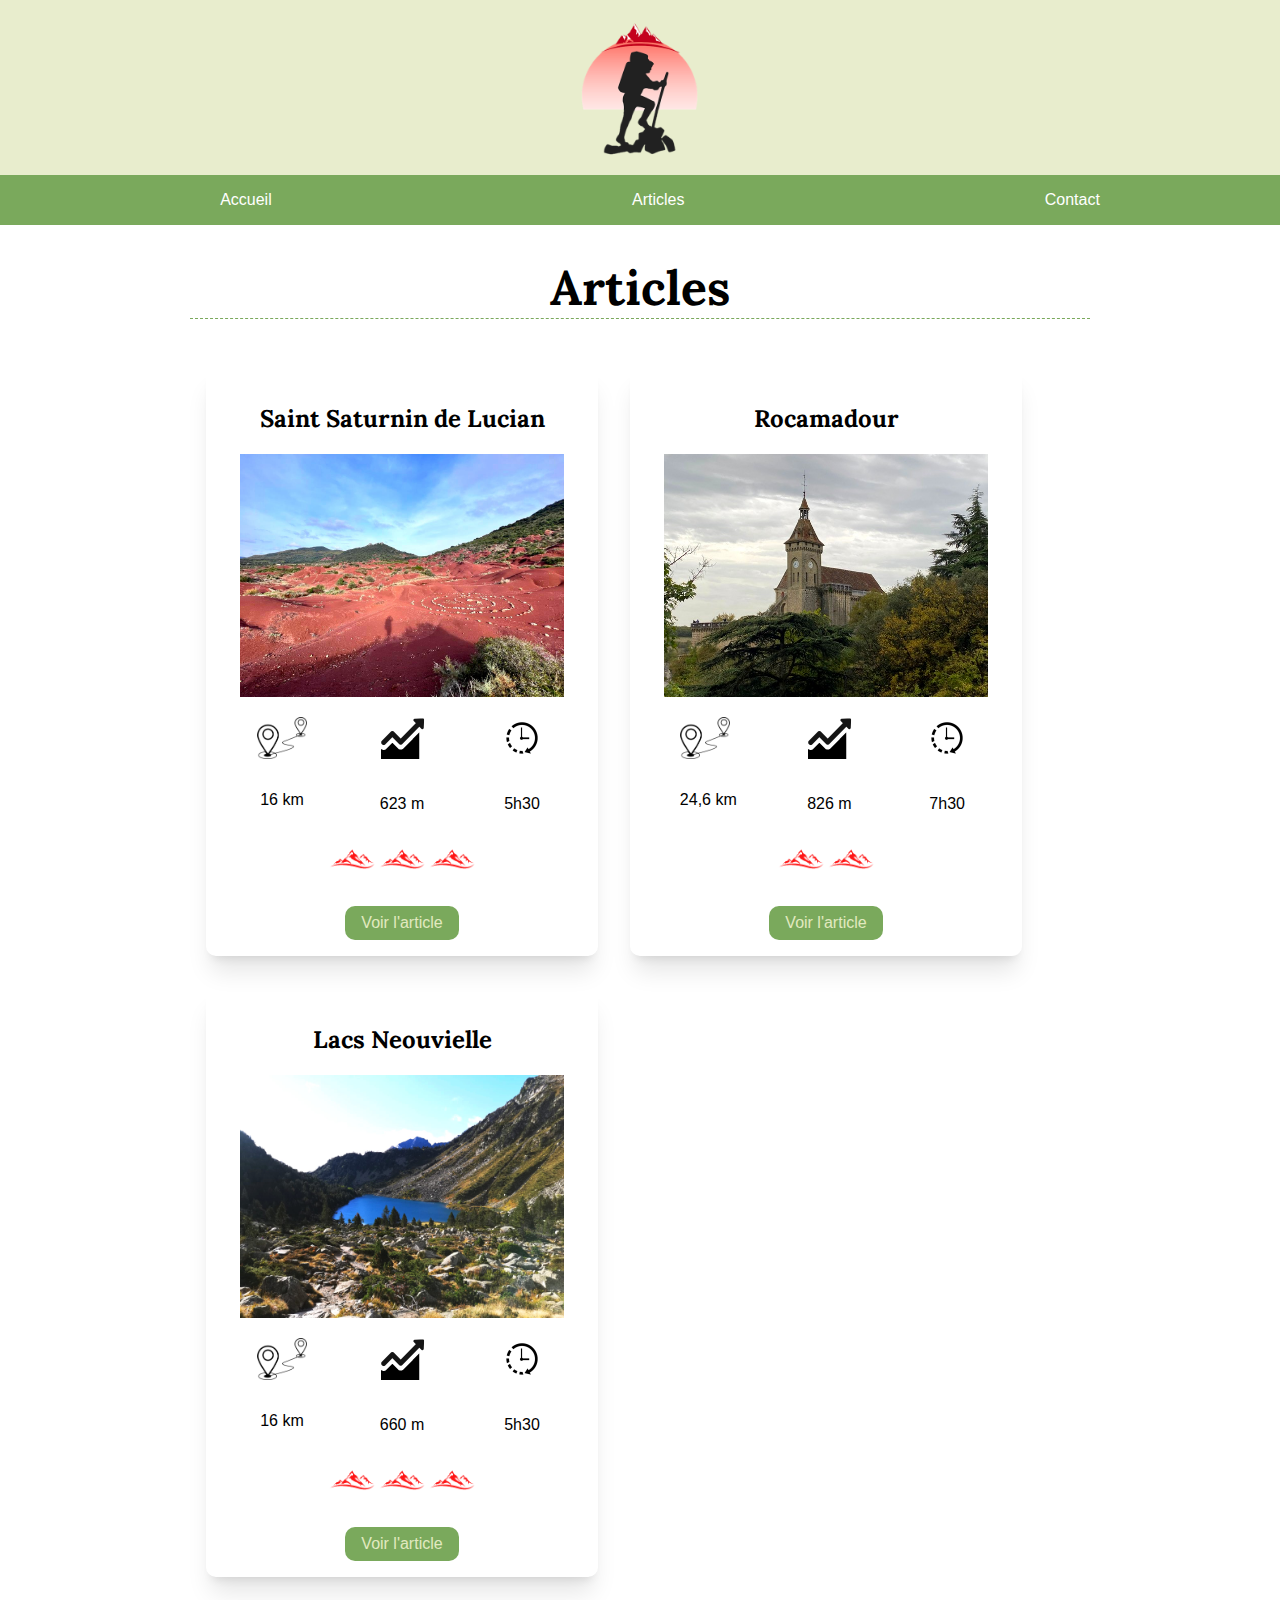
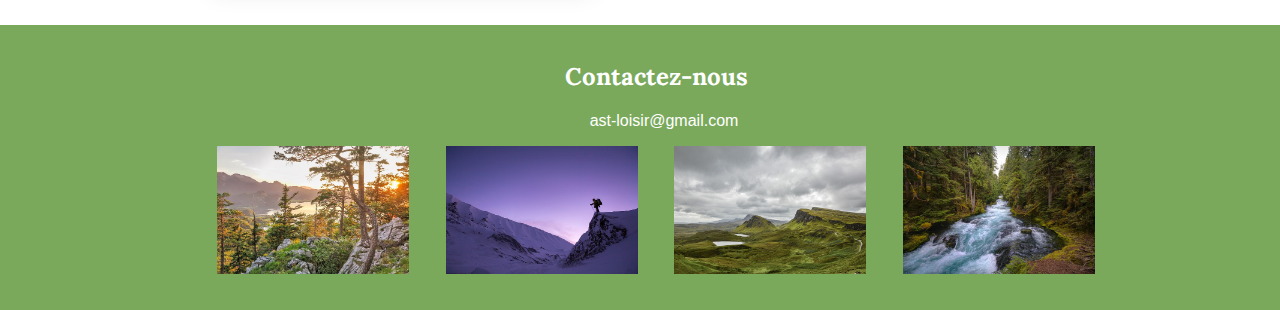
<file: Articles/articles.html>
<!DOCTYPE html>
<html lang="fr">
  <head>
    <meta charset="UTF-8" />
    <meta http-equiv="X-UA-Compatible" content="IE=edge" />
    <meta name="viewport" content="width=device-width, initial-scale=1.0" />
    <link rel="stylesheet" href="articles_style.css" />
    <link rel="preconnect" href="https://fonts.googleapis.com" />
    <link rel="preconnect" href="https://fonts.gstatic.com" crossorigin />
    <link
      href="https://fonts.googleapis.com/css2?family=Lora&display=swap"
      rel="stylesheet"
    />
    <title>Articles</title>
  </head>
  <body>
    <header>
      <img src="../src/images/logo_header.png" alt="logo du site" />
      <nav>
        <ul>
          <li><a href="../index.html"> Accueil</a></li>
          <li><a href="articles.html"> Articles</a></li>
          <li><a href="#contact"> Contact</a></li>
        </ul>
      </nav>
    </header>
    <main class="container">
      <h1>Articles</h1>
      <section class="all-articles">
        <article class="article-box">
          <h2>Saint Saturnin de Lucian</h2>
          <img
            src="../src/images/image_last_article.jpg"
            alt="Image de Saint Saturnin de Lucian "
          />
          <div class="informations">
            <div class="distance">
              <img
                src="../src/Logo_niveaux/logo_distance.png"
                alt="Logo distance"
              />
              <p>16 km</p>
            </div>
            <div class="high">
              <img
                src="../src/Logo_niveaux/logo_denivele.png"
                alt="Logo denivele"
              />
              <p>623 m</p>
            </div>
            <div class="time">
              <img src="../src/Logo_niveaux/logo_temps.png" alt="Logo temps" />
              <p>5h30</p>
            </div>
          </div>
          <div class="levels">
            <p>
              <img
                src="../src/Logo_niveaux/Difficile.png"
                alt="Logo niveau difficile"
              /><img
                src="../src/Logo_niveaux/Difficile.png"
                alt="Logo niveau difficile"
              /><img
                src="../src/Logo_niveaux/Difficile.png"
                alt="Logo niveau difficile"
              />
            </p>
          </div>
          <a href="../see_comments.php?id=1"><button>Voir l'article</button></a>
        </article>
        <article class="article-box">
          <h2>Rocamadour</h2>
          <img src="../src/Rocamadour/4.jpg" alt="Image de Rocamadour " />
          <div class="informations">
            <div class="distance">
              <img
                src="../src/Logo_niveaux/logo_distance.png"
                alt="Logo distance"
              />
              <p>24,6 km</p>
            </div>
            <div class="high">
              <img
                src="../src/Logo_niveaux/logo_denivele.png"
                alt="Logo denivele"
              />
              <p>826 m</p>
            </div>
            <div class="time">
              <img src="../src/Logo_niveaux/logo_temps.png" alt="Logo temps" />
              <p>7h30</p>
            </div>
          </div>
          <div class="levels">
            <p>
              <img
                src="../src/Logo_niveaux/Difficile.png"
                alt="Logo niveau difficile"
              /><img
                src="../src/Logo_niveaux/Difficile.png"
                alt="Logo niveau difficile"
              />
            </p>
          </div>
          <a href="../see_comments.php?id=2"><button>Voir l'article</button></a>
        </article>
        <!-- <article class="article-box">
          <h2>Lauroux</h2>
          <img src="../src/Lauroux/4.jpg" alt="Image de Lauroux " />
          <div class="informations">
            <div class="distance">
              <img
                src="../src/Logo_niveaux/logo_distance.png"
                alt="Logo distance"
              />
              <p>16,1 km</p>
            </div>
            <div class="high">
              <img
                src="../src/Logo_niveaux/logo_denivele.png"
                alt="Logo denivele"
              />
              <p>667 m</p>
            </div>
            <div class="time">
              <img src="../src/Logo_niveaux/logo_temps.png" alt="Logo temps" />
              <p>5h40</p>
            </div>
          </div>
          <div class="levels">
            <p>
              <img
                src="../src/Logo_niveaux/Difficile.png"
                alt="Logo niveau difficile"
              /><img
                src="../src/Logo_niveaux/Difficile.png"
                alt="Logo niveau difficile"
              />
            </p>
          </div>
          <a href="#"><button>Voir l'article</button></a>
        </article> -->
        <article class="article-box">
          <h2>Lacs Neouvielle</h2>
          <img
            src="../src/Lacs_neouvielle/19.JPG"
            alt="Image du Lac de Neouvielle "
          />
          <div class="informations">
            <div class="distance">
              <img
                src="../src/Logo_niveaux/logo_distance.png"
                alt="Logo distance"
              />
              <p>16 km</p>
            </div>
            <div class="high">
              <img
                src="../src/Logo_niveaux/logo_denivele.png"
                alt="Logo denivele"
              />
              <p>660 m</p>
            </div>
            <div class="time">
              <img src="../src/Logo_niveaux/logo_temps.png" alt="Logo temps" />
              <p>5h30</p>
            </div>
          </div>
          <div class="levels">
            <p>
              <img
                src="../src/Logo_niveaux/Difficile.png"
                alt="Logo niveau difficile"
              /><img
                src="../src/Logo_niveaux/Difficile.png"
                alt="Logo niveau difficile"
              /><img
                src="../src/Logo_niveaux/Difficile.png"
                alt="Logo niveau difficile"
              />
            </p>
          </div>
          <a href="../see_comments.php?id=3"><button>Voir l'article</button></a>
        </article>
      </section>
    </main>
    <footer id="contact">
      <div class="footer-mail">
        <h2>Contactez-nous</h2>
        <i class="fa-solid fa-envelope fa-xl"></i>
        <a mailto="#">ast-loisir@gmail.com</a>
      </div>
      <div class="images-footer">
        <img src="../src/images/footer_1.jpg" alt="Paysage en randonnée" />
        <img src="../src/images/footer_2.jpg" alt="Paysage en randonnée" />
        <img src="../src/images/footer_3.jpg" alt="Paysage en randonnée" />
        <img src="../src/images/footer_4.jpg" alt="Paysage en randonnée" />
      </div>
    </footer>
  </body>
</html>
</file>
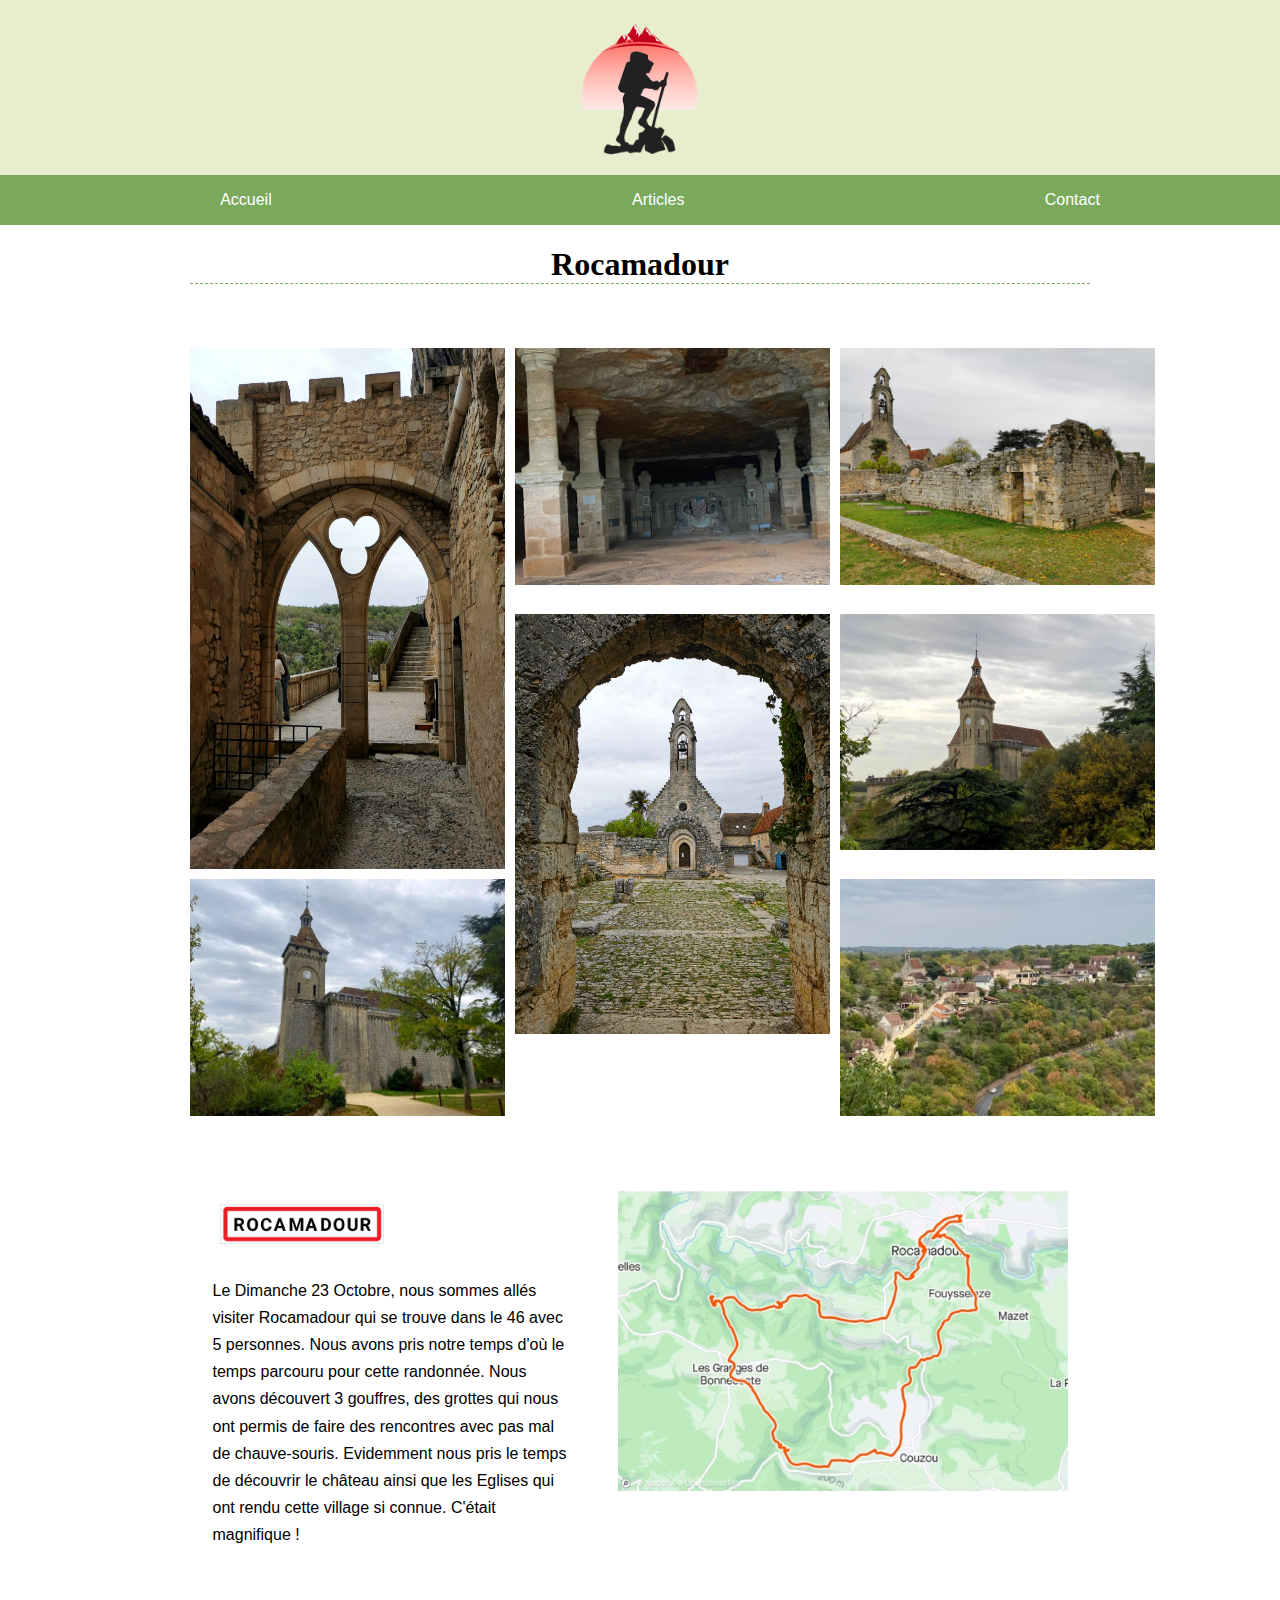
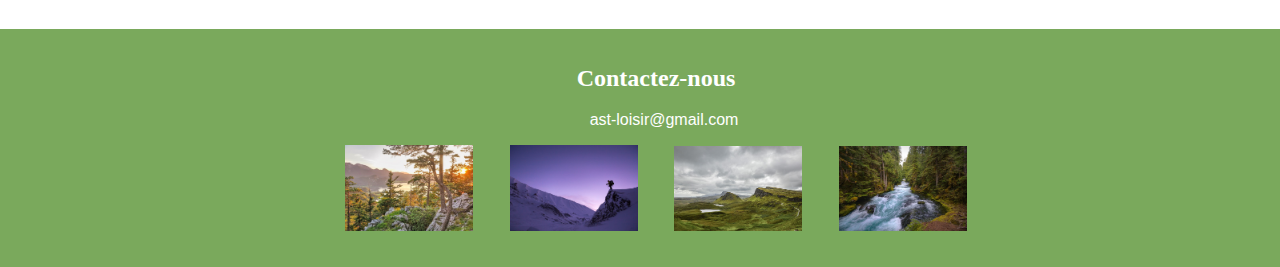
<file: Rocamadour/rocamadour.html>
<!DOCTYPE html>
<html lang="en">
  <head>
    <meta charset="UTF-8" />
    <meta http-equiv="X-UA-Compatible" content="IE=edge" />
    <meta name="viewport" content="width=device-width, initial-scale=1.0" />
    <link
      rel="stylesheet"
      href="https://cdnjs.cloudflare.com/ajax/libs/OwlCarousel2/2.3.4/assets/owl.carousel.min.css"
      integrity="sha512-tS3S5qG0BlhnQROyJXvNjeEM4UpMXHrQfTGmbQ1gKmelCxlSEBUaxhRBj/EFTzpbP4RVSrpEikbmdJobCvhE3g=="
      crossorigin="anonymous"
      referrerpolicy="no-referrer"
    />
    <link
      rel="stylesheet"
      href="https://cdnjs.cloudflare.com/ajax/libs/OwlCarousel2/2.3.4/assets/owl.theme.default.min.css"
      integrity="sha512-sMXtMNL1zRzolHYKEujM2AqCLUR9F2C4/05cdbxjjLSRvMQIciEPCQZo++nk7go3BtSuK9kfa/s+a4f4i5pLkw=="
      crossorigin="anonymous"
      referrerpolicy="no-referrer"
    />
    <link rel="stylesheet" href="rocamadour.css" />
    <title>Rocamadour</title>
  </head>
  <body>
    <header>
      <img src="../src/images/logo_header.png" alt="logo du site" />
      <nav>
        <ul>
          <li><a href="../index.html"> Accueil</a></li>
          <li><a href="../Articles/articles.html"> Articles</a></li>
          <li><a href="#contact"> Contact</a></li>
        </ul>
      </nav>
    </header>
    <main class="container">
      <h1>Rocamadour</h1>
      <section class="grid">
        <img class="image-1" src="../src/Rocamadour/10.jpg" alt="" />
        <img class="image-2" src="../src/Rocamadour/3.jpg" alt="" />
        <img class="image-3" src="../src/Rocamadour/15.jpg" alt="" />
        <img class="image-4" src="../src/Rocamadour/5.jpg" alt="" />
        <img class="image-5" src="../src/Rocamadour/16.jpg" alt="" />
        <img class="image-6" src="../src/Rocamadour/4.jpg" alt="" />
        <img class="image-7" src="../src/Rocamadour/6.jpg" alt="" />
      </section>
      <section class="info">
        <div class="informations">
          <div class="description">
            <img
              src="../src/Rocamadour/rocamadour.png"
              alt="Panneau Rocamadour"
            />
            <p>
              Le Dimanche 23 Octobre, nous sommes allés visiter Rocamadour qui
              se trouve dans le 46 avec 5 personnes. Nous avons pris notre temps
              d'où le temps parcouru pour cette randonnée. Nous avons découvert
              3 gouffres, des grottes qui nous ont permis de faire des
              rencontres avec pas mal de chauve-souris. Evidemment nous pris le
              temps de découvrir le château ainsi que les Eglises qui ont rendu
              cette village si connue. C'était magnifique !
            </p>
          </div>
          <img src="../src/Rocamadour/carte.JPG" alt="carte de la randonnée" />
        </div>
      </section>
      <section class="slides">
        <div class="owl-carousel owl-theme">
          <div class="item img1"></div>
          <div class="item img2"></div>
          <div class="item img3"></div>
          <div class="item img4"></div>
          <div class="item img5"></div>
          <div class="item img6"></div>
          <div class="item img7"></div>
        </div>
      </section>
    </main>
    <footer id="contact">
      <div class="footer-mail">
        <h2>Contactez-nous</h2>
        <i class="fa-solid fa-envelope fa-xl"></i>
        <a mailto="#">ast-loisir@gmail.com</a>
      </div>
      <div class="images-footer">
        <img src="../src/images/footer_1.jpg" alt="Paysage en randonnée" />
        <img src="../src/images/footer_2.jpg" alt="Paysage en randonnée" />
        <img src="../src/images/footer_3.jpg" alt="Paysage en randonnée" />
        <img src="../src/images/footer_4.jpg" alt="Paysage en randonnée" />
      </div>
    </footer>
    <script
      src="https://cdnjs.cloudflare.com/ajax/libs/jquery/3.6.4/jquery.min.js"
      integrity="sha512-pumBsjNRGGqkPzKHndZMaAG+bir374sORyzM3uulLV14lN5LyykqNk8eEeUlUkB3U0M4FApyaHraT65ihJhDpQ=="
      crossorigin="anonymous"
      referrerpolicy="no-referrer"
    ></script>
    <script
      src="https://cdnjs.cloudflare.com/ajax/libs/OwlCarousel2/2.3.4/owl.carousel.min.js"
      integrity="sha512-bPs7Ae6pVvhOSiIcyUClR7/q2OAsRiovw4vAkX+zJbw3ShAeeqezq50RIIcIURq7Oa20rW2n2q+fyXBNcU9lrw=="
      crossorigin="anonymous"
      referrerpolicy="no-referrer"
    ></script>
    <script src="script.js"></script>
  </body>
</html>
</file>
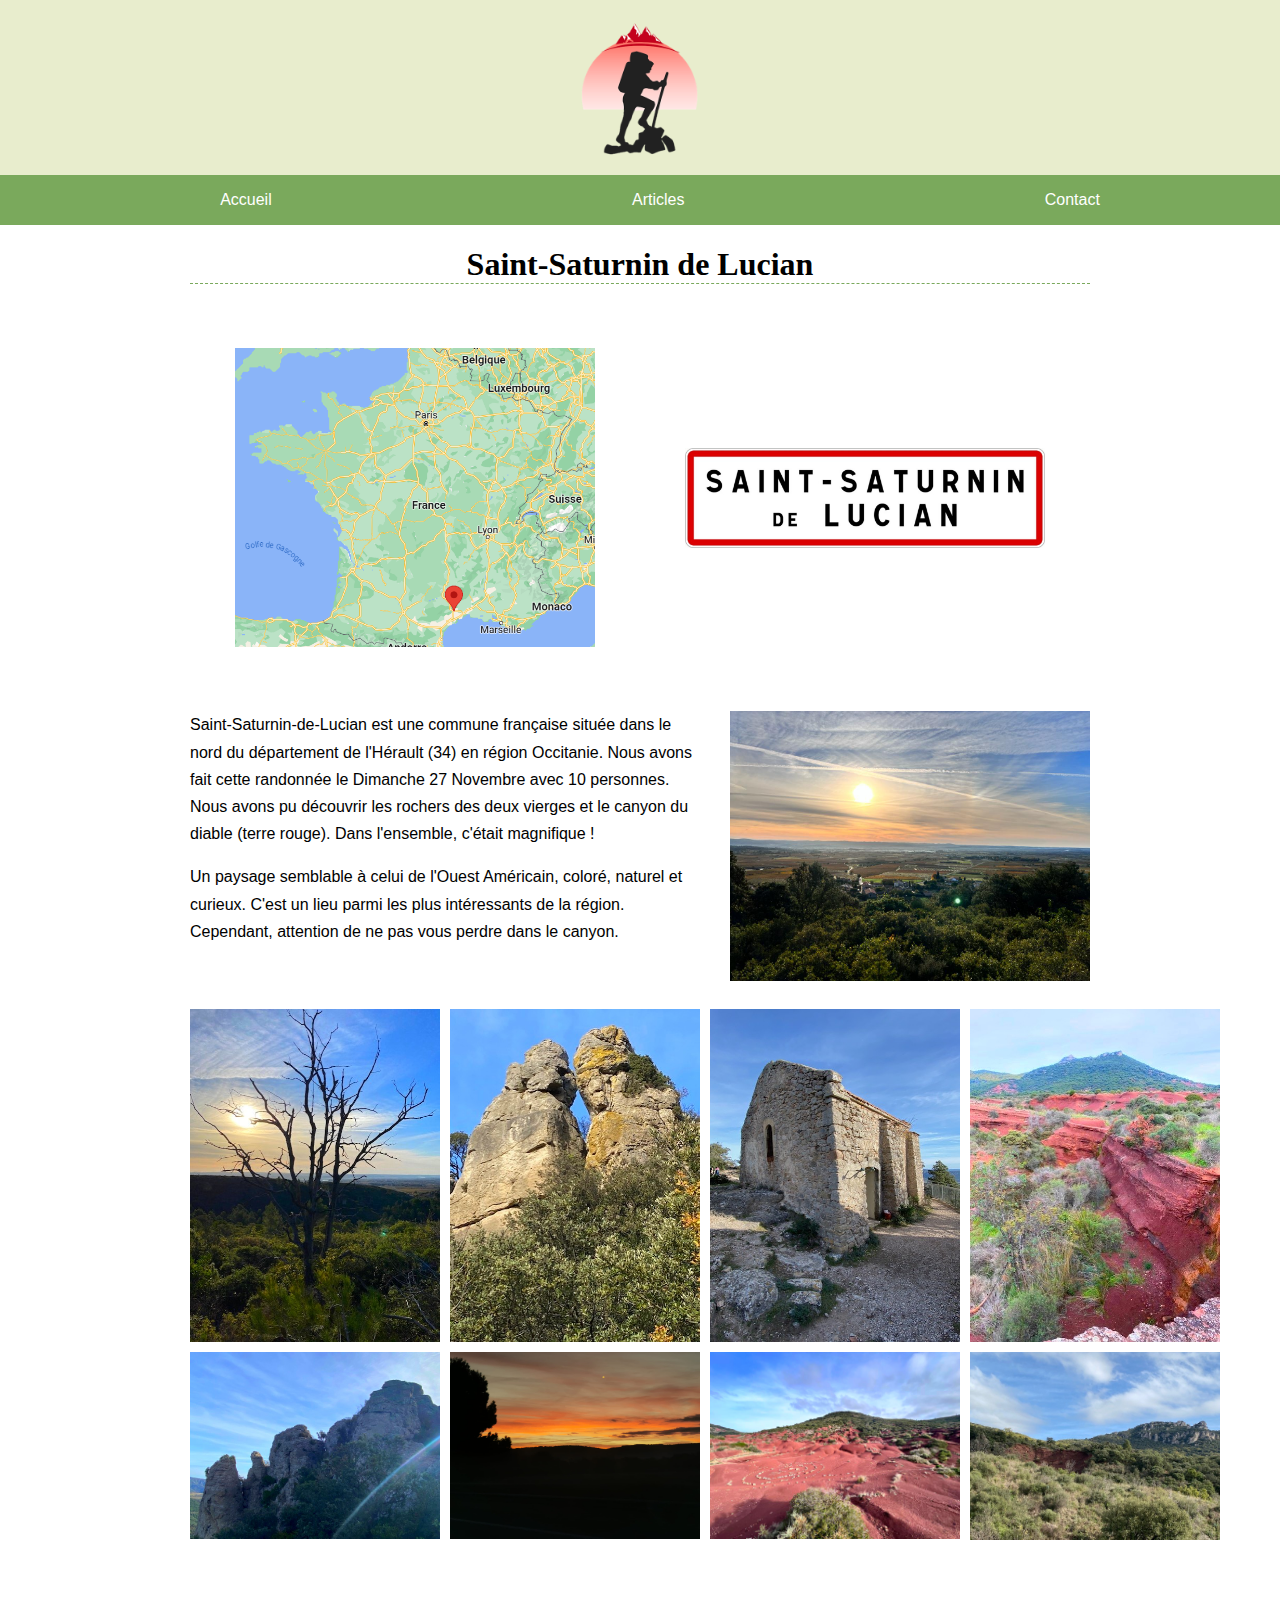
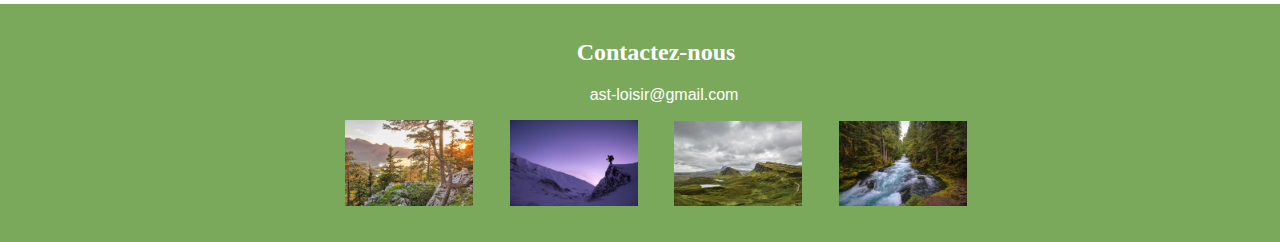
<file: Saint_saturnin/Saint_saturnin.html>
<!DOCTYPE html>
<html lang="fr">
  <head>
    <meta charset="UTF-8" />
    <meta http-equiv="X-UA-Compatible" content="IE=edge" />
    <meta name="viewport" content="width=device-width, initial-scale=1.0" />
    <link rel="stylesheet" href="Saint_saturnin.css" />
    <title>Saint-Saturnin de Lucian</title>
  </head>
  <body>
    <header>
      <img src="../src/images/logo_header.png" alt="logo du site" />
      <nav>
        <ul>
          <li><a href="../index.html"> Accueil</a></li>
          <li><a href="../Articles/articles.html"> Articles</a></li>
          <li><a href="#contact"> Contact</a></li>
        </ul>
      </nav>
    </header>
    <main class="container">
      <h1>Saint-Saturnin de Lucian</h1>
      <section class="map">
        <div class="map-images">
          <img
            src="../src/Saint_saturnin/carte-saint_saturnin.png"
            alt="Saint-Saturnin de Lucian sur une carte de France"
          />
          <img
            class="panneau"
            src="../src/Saint_saturnin/panneau.jpg"
            alt="panneau Saint-Saturnin-de-Lucian"
          />
        </div>
      </section>
      <section class="informations">
        <img
          src="../src/Saint_saturnin/1.jpg"
          alt="paysage Saint-Saturnin-de-Lucian"
        />
        <p>
          Saint-Saturnin-de-Lucian est une commune française située dans le nord
          du département de l'Hérault (34) en région Occitanie. Nous avons fait
          cette randonnée le Dimanche 27 Novembre avec 10 personnes. Nous avons
          pu découvrir les rochers des deux vierges et le canyon du diable
          (terre rouge). Dans l'ensemble, c'était magnifique !
        </p>
        <p>
          Un paysage semblable à celui de l'Ouest Américain, coloré, naturel et
          curieux. C'est un lieu parmi les plus intéressants de la région.
          Cependant, attention de ne pas vous perdre dans le canyon.
        </p>
      </section>
      <section>
        <div class="grid">
          <img
            src="../src/Saint_saturnin/6.jpg"
            alt="paysage Saint-Saturnin-de-Lucian"
          />
          <img
            src="../src/Saint_saturnin/8.jpg"
            alt="paysage Saint-Saturnin-de-Lucian"
          />
          <img
            src="../src/Saint_saturnin/9.jpg"
            alt="paysage Saint-Saturnin-de-Lucian"
          />
          <img
            src="../src/Saint_saturnin/14.jpg"
            alt="paysage Saint-Saturnin-de-Lucian"
          />
          <img
            src="../src/Saint_saturnin/11.jpg"
            alt="paysage Saint-Saturnin-de-Lucian"
          />
          <img
            src="../src/Saint_saturnin/20.jpg"
            alt="paysage Saint-Saturnin-de-Lucian"
          />
          <img
            src="../src/Saint_saturnin/3.jpg"
            alt="paysage Saint-Saturnin-de-Lucian"
          />
          <img
            src="../src/Saint_saturnin/13.jpg"
            alt="paysage Saint-Saturnin-de-Lucian"
          />
        </div>
      </section>
    </main>
    <footer id="contact">
      <div class="footer-mail">
        <h2>Contactez-nous</h2>
        <i class="fa-solid fa-envelope fa-xl"></i>
        <a mailto="#">ast-loisir@gmail.com</a>
      </div>
      <div class="images-footer">
        <img src="../src/images/footer_1.jpg" alt="Paysage en randonnée" />
        <img src="../src/images/footer_2.jpg" alt="Paysage en randonnée" />
        <img src="../src/images/footer_3.jpg" alt="Paysage en randonnée" />
        <img src="../src/images/footer_4.jpg" alt="Paysage en randonnée" />
      </div>
    </footer>
  </body>
</html>
</file>
<file: Articles/articles_style.css>
/**********************************************
                    GLOBAL 
********************************************/
html {
  scroll-behavior: smooth;
}

body {
  width: 100%;
  font-size: 16px;
  font-family: sans-serif;
  margin: 0;
  padding: 0;
  overflow-x: hidden;
}

.container {
  width: 90%;
  margin: auto;
  max-width: 900px;
}
a {
  text-decoration: none;
}
h1,
h2,
h3 {
  font-family: "Lora", serif;
}

/********************************************
                      HEADER
  *********************************************/
header {
  width: 100%;
  display: flex;
  flex-direction: column;
  align-items: center;
  background-color: rgba(226, 233, 192, 0.8);
}
header img {
  width: 200px;
  height: auto;
}
header nav {
  width: 100%;
  background-color: #7aa95c;
}
header ul {
  display: flex;
  justify-content: space-around;
  list-style: none;
}
header ul li {
  justify-content: space-around;
}
header ul li a {
  color: #fff;
  font-size: 1rem;
}
header ul li a:hover {
  font-weight: bold;
  color: #e2e9c0;
  text-decoration: underline;
  text-underline-offset: 5px;
}
/***************************************************************
                        TITRE
**************************************************************/
h1 {
  text-align: center;
  font-size: 3rem;
  border-bottom: 1px dashed #7aa95c;
}
/***************************************************************
                        ARTICLE
**************************************************************/
.all-articles {
  display: flex;
  flex-wrap: wrap;
}
.article-box {
  /* background-color: #e2e9c0ca; */
  display: flex;
  flex-direction: column;
  align-items: center;
  padding: 1em;
  margin: 1em;
  width: 40%;
  box-shadow: 0 20px 25px -5px rgb(0 0 0 / 0.1),
    0 8px 10px -6px rgb(0 0 0 / 0.1);
  border-radius: 10px;
}
.article-box img {
  width: 90%;
  margin-bottom: 1em;
}
.informations {
  width: 100%;
  display: flex;
  justify-content: space-around;
  align-items: center;
  text-align: center;
}

.distance,
.high,
.time {
  display: flex;
  flex-direction: column;
}
.levels {
  display: flex;
  align-items: center;
}
.levels img {
  width: 50px;
}

.distance img,
.high img,
.time img {
  width: 50px;
}

button {
  padding: 0.5em 1em;
  background-color: #7aa95c;
  border: 0;
  border-radius: 10px;
  font-size: 1rem;
  color: #e2e9c0;
  cursor: pointer;
}

button:hover {
  background-color: #e2e9c0;
  border: 2px solid #7aa95c;
  color: #7aa95c;
}

/***************************************************************
                        FOOTER
**************************************************************/
footer {
  width: 100%;
  background-color: #7aa95c;
  text-align: center;
  color: #fff;
  padding: 1em;
  margin-top: 2em;
}

.footer-mail i {
  margin: 0 0.5em;
}
footer img {
  width: 15%;
  margin: 1em 1em;
}
/***************************************************************
                        MEDIA QUERIES 
**************************************************************/
@media screen and (max-width: 715px) {
  .all-articles {
    display: flex;
    flex-wrap: nowrap;
    flex-direction: column;
  }
  .article-box {
    width: 90%;
  }
}
</file>
<file: Rocamadour/rocamadour.css>
/**********************************************
                    GLOBAL 
********************************************/
html {
  scroll-behavior: smooth;
}

body {
  width: 100%;
  font-size: 16px;
  font-family: sans-serif;
  margin: 0;
  padding: 0;
  overflow-x: hidden;
}
section {
  margin: 4em 0 4em 0;
}

.container {
  width: 90%;
  margin: auto;
  max-width: 900px;
}
a {
  text-decoration: none;
}
h1,
h2,
h3 {
  font-family: "Lora", serif;
}
p {
  line-height: 1.7em;
}
/********************************************
                          HEADER
      *********************************************/
header {
  width: 100%;
  display: flex;
  flex-direction: column;
  align-items: center;
  background-color: rgba(226, 233, 192, 0.8);
}
header img {
  width: 200px;
  height: auto;
}
header nav {
  width: 100%;
  background-color: #7aa95c;
}
header ul {
  display: flex;
  justify-content: space-around;
  list-style: none;
}
header ul li {
  justify-content: space-around;
}
header ul li a {
  color: #fff;
  font-size: 1rem;
}
header ul li a:hover {
  font-weight: bold;
  color: #e2e9c0;
  text-decoration: underline;
  text-underline-offset: 5px;
}
/***************************************************************
                        MAIN
**************************************************************/
h1 {
  text-align: center;
  border-bottom: 1px dashed #7aa95c;
}
/***************************************************************
                        GRID
**************************************************************/

.grid {
  display: grid;
  grid-template-columns: repeat(3, 35%);
  grid-template-rows: repeat(3, 35%);
  gap: 10px;
  height: auto;
  margin-bottom: 3em;
}
.grid img {
  width: 100%;
  height: auto;
}
.grid .image-1 {
  grid-column: 1;
  grid-row: 1/3;
  align-self: stretch;
}
.grid .image-2 {
  grid-column: 2;
  grid-row: 0/1;
}
.grid .image-3 {
  grid-column: 3;
  grid-row: 0/2;
}
.grid .image-4 {
  grid-column: 1;
  grid-row: 3/4;
}
.grid .image-5 {
  grid-column: 2/3;
  grid-row: 2/4;
}
.grid .image-6 {
  grid-column: 3;
  grid-row: 2/3;
}
.grid .image-7 {
  grid-column: 3;
  grid-row: 3/4;
}
/***************************************************************
                        INFO 
**************************************************************/
.description {
  display: flex;
  flex-direction: column;
  width: 40%;
}
.info .informations {
  display: flex;
  justify-content: space-around;
}
.info img {
  margin-top: 3em;
  width: 50%;
  height: 80%;
}
/***************************************************************
                        SLIDER 
**************************************************************/
.owl-carousel {
  clear: both;
  width: 50%;
  margin: 0 auto;
}
.owl-carousel .img1 {
  background-image: url("../src/Rocamadour/2.jpg");
  background-size: contain;
  background-repeat: no-repeat;
}
.owl-carousel .img2 {
  background-image: url("../src/Rocamadour/1.jpg");
  background-size: contain;
  background-repeat: no-repeat;
}
.owl-carousel .img3 {
  background-image: url("../src/Rocamadour/9.jpg");
  background-size: contain;
  background-repeat: no-repeat;
}
.owl-carousel .img4 {
  background-image: url("../src/Rocamadour/12.jpg");
  background-size: contain;
  background-repeat: no-repeat;
}
.owl-carousel .img5 {
  background-image: url("../src/Rocamadour/11.jpg");
  background-size: contain;
  background-repeat: no-repeat;
}
.owl-carousel .img6 {
  background-image: url("../src/Rocamadour/18.jpg");
  background-size: contain;
  background-repeat: no-repeat;
}
.owl-carousel .img7 {
  background-image: url("../src/Rocamadour/13.jpg");
  background-size: contain;
  background-repeat: no-repeat;
}

.item {
  height: 500px;
  width: 80%;
  margin: 0 auto;
}
.owl-stage-outer {
  align-content: center;
}
.owl-prev span,
.owl-next span {
  font-size: 50px;
  color: #7aa95c;
}

/***************************************************************
                        FOOTER
**************************************************************/
footer {
  width: 100%;
  background-color: #7aa95c;
  text-align: center;
  color: #fff;
  padding: 1em;
  margin-top: 2em;
}

.footer-mail i {
  margin: 0 0.5em;
}
footer img {
  width: 10%;
  margin: 1em 1em;
}
</file>
<file: Saint_saturnin/Saint_saturnin.css>
/**********************************************
                    GLOBAL 
********************************************/
html {
  scroll-behavior: smooth;
}

body {
  width: 100%;
  font-size: 16px;
  font-family: sans-serif;
  margin: 0;
  padding: 0;
  overflow-x: hidden;
}
section {
  margin: 4em 0 4em 0;
}

.container {
  width: 90%;
  margin: auto;
  max-width: 900px;
}
a {
  text-decoration: none;
}
h1,
h2,
h3 {
  font-family: "Lora", serif;
}
p {
  line-height: 1.7em;
}
/********************************************
                          HEADER
      *********************************************/
header {
  width: 100%;
  display: flex;
  flex-direction: column;
  align-items: center;
  background-color: rgba(226, 233, 192, 0.8);
}
header img {
  width: 200px;
  height: auto;
}
header nav {
  width: 100%;
  background-color: #7aa95c;
}
header ul {
  display: flex;
  justify-content: space-around;
  list-style: none;
}
header ul li {
  justify-content: space-around;
}
header ul li a {
  color: #fff;
  font-size: 1rem;
}
header ul li a:hover {
  font-weight: bold;
  color: #e2e9c0;
  text-decoration: underline;
  text-underline-offset: 5px;
}

/***************************************************************
                        MAIN
**************************************************************/
h1 {
  text-align: center;
  border-bottom: 1px dashed #7aa95c;
}

/***************************************************************
                        MAP
**************************************************************/

.map img {
  width: 40%;
}
.map-images {
  display: flex;
  justify-content: space-around;
  align-items: center;
}
.map-images .panneau {
  width: 40%;
  height: 100px;
}
/***************************************************************
                        INFORMATIONS
**************************************************************/
.informations img {
  width: 40%;
  float: right;
  margin-left: 2em;
}
/***************************************************************
                        GRID
**************************************************************/

section .grid {
  display: grid;
  grid-template-columns: repeat(4, auto);
  row-gap: 10px;
  column-gap: 10px;
}
section .grid img {
  width: 250px;
}

/***************************************************************
                        FOOTER
**************************************************************/
footer {
  width: 100%;
  background-color: #7aa95c;
  text-align: center;
  color: #fff;
  padding: 1em;
  margin-top: 2em;
}

.footer-mail i {
  margin: 0 0.5em;
}
footer img {
  width: 10%;
  margin: 1em 1em;
}
</file>
